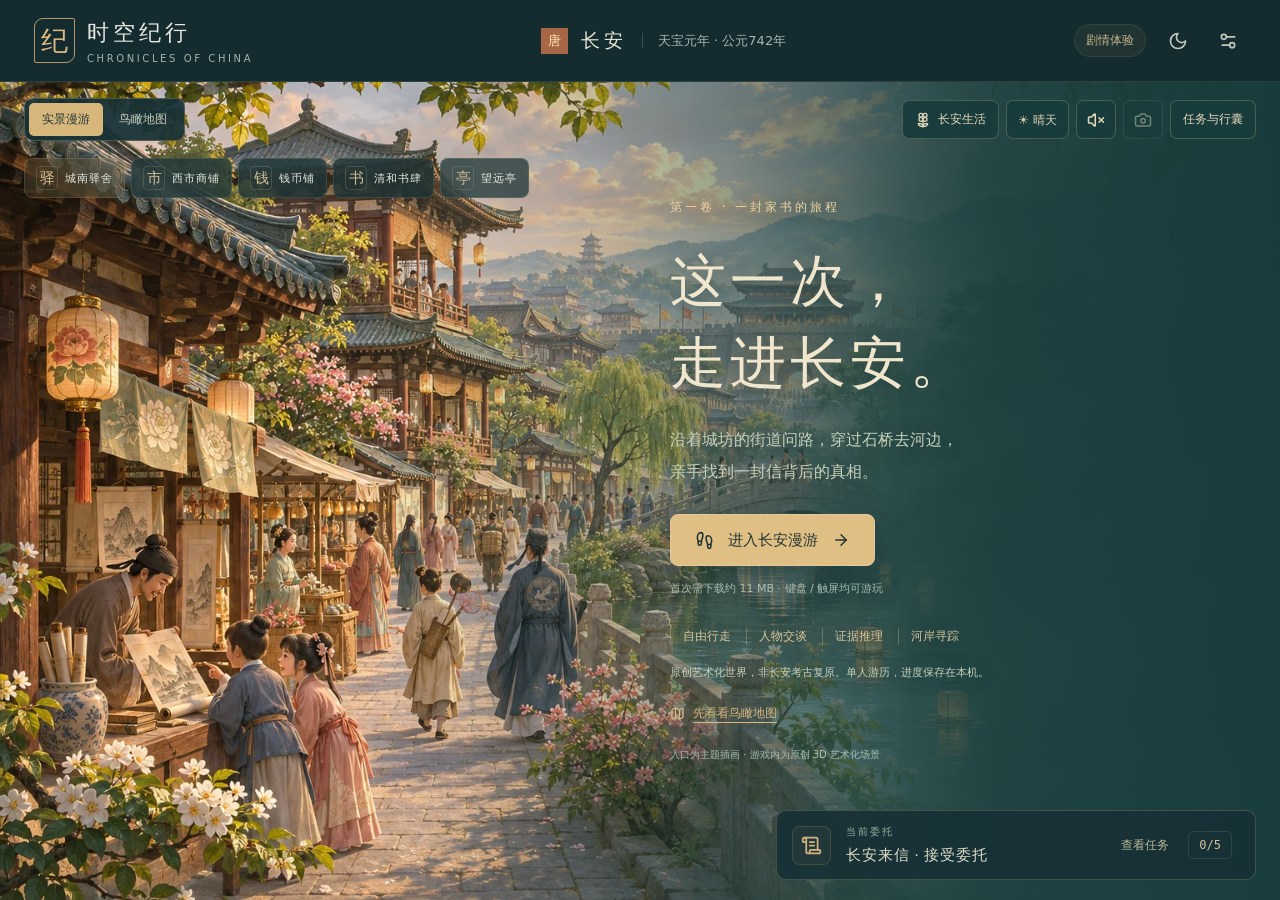
<file: index.html>
<!doctype html><html lang="zh-CN"><head><meta charset="UTF-8"/><meta name="viewport" content="width=device-width, initial-scale=1, viewport-fit=cover"/><meta name="theme-color" content="#172c31"/><meta name="description" content="进入唐代长安，通过人物交谈、物证调查和历史资料，亲手完成一段中国历史学习冒险。"/><title>时空纪行 · 长安来信</title>  <script type="module" crossorigin src="/assets/index-DYj9vqj-.js"></script>
</head><body><div id="root"></div></body></html>
</file>
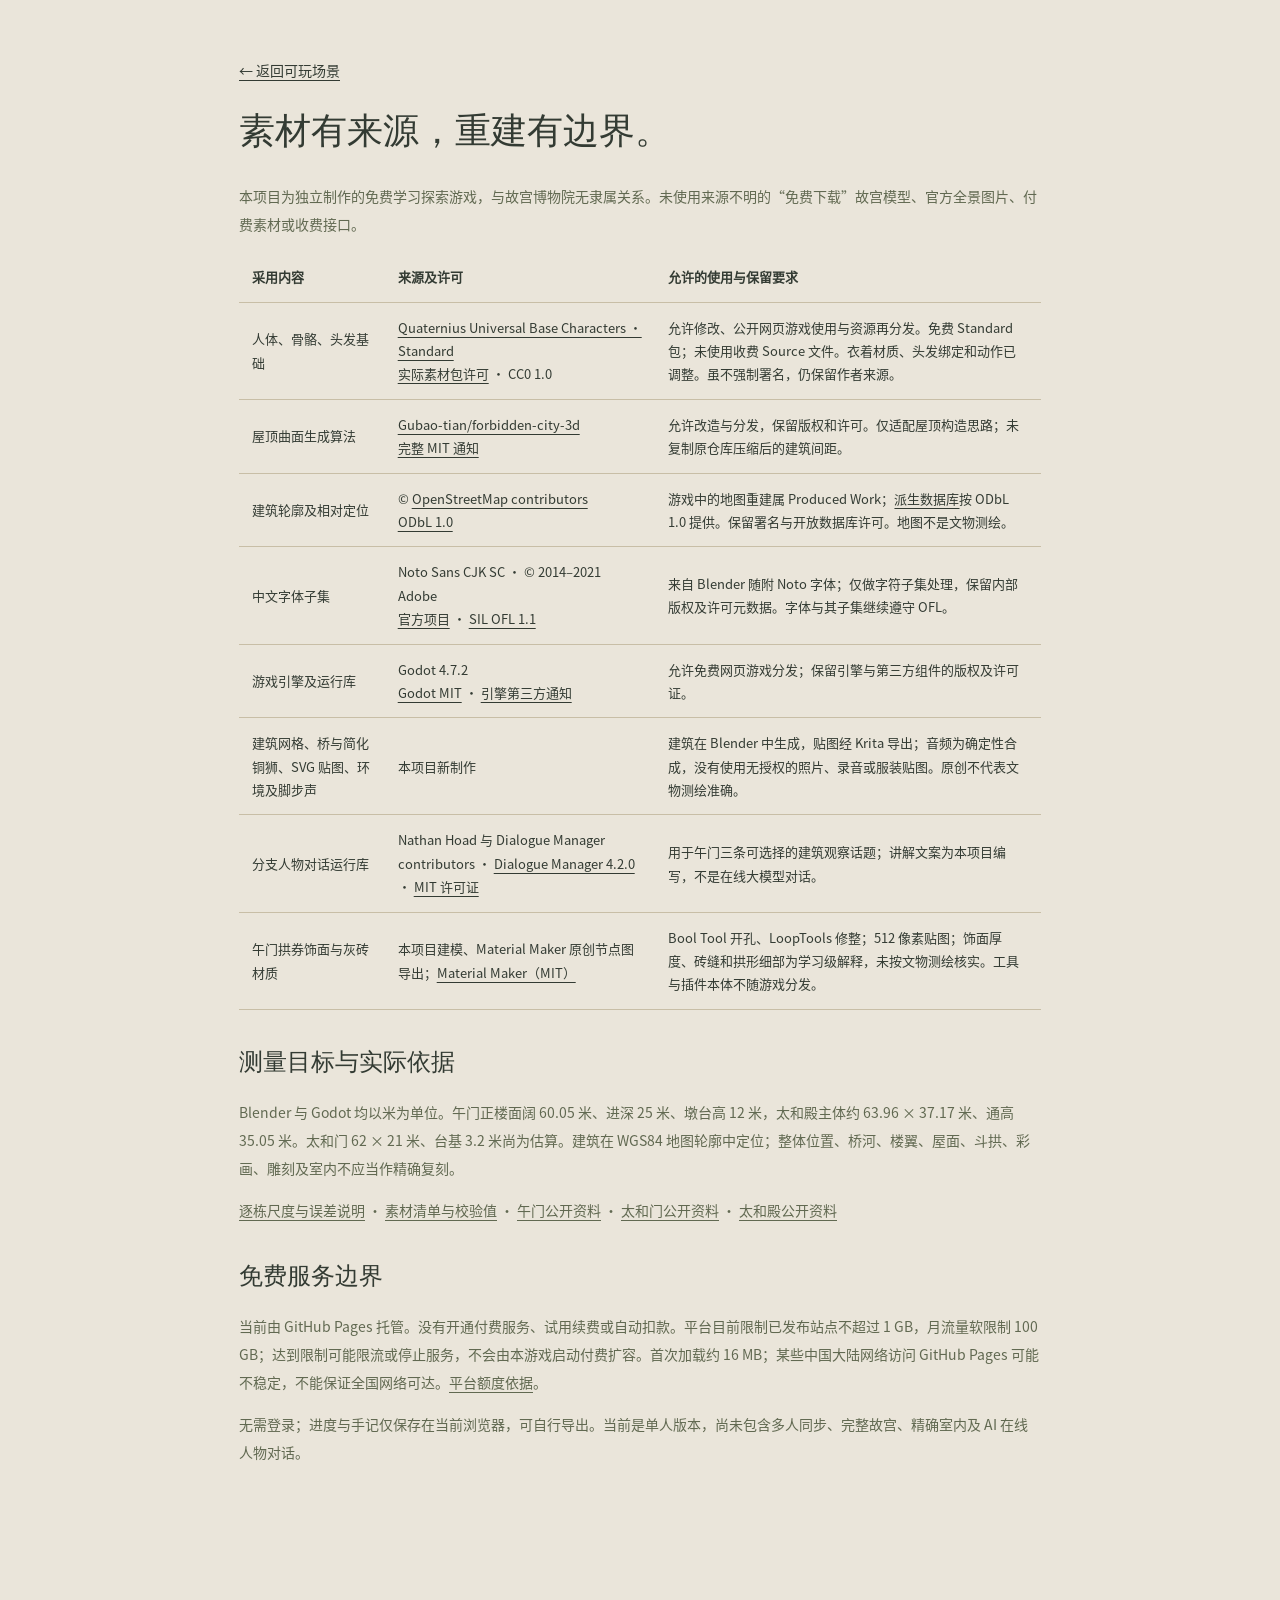
<file: forbidden-city/licenses.html>
<!doctype html><html lang="zh-CN"><meta charset="utf-8"><meta name="viewport" content="width=device-width,initial-scale=1"><title>素材、许可证与尺度依据 · 故宫一日</title><link rel="stylesheet" href="style.css"><style>html,body{height:auto;overflow:auto}main{max-width:850px;margin:60px auto;padding:0 24px 80px}h1{font:36px var(--serif);line-height:1.5}h2{font:24px var(--serif);margin-top:36px}p,li{line-height:2;color:#616951}a{text-underline-offset:4px}table{width:100%;border-collapse:collapse;font-size:13px}td,th{padding:13px;border-bottom:1px solid #c8bea6;text-align:left;line-height:1.8}</style><main><a href="./">← 返回可玩场景</a><h1>素材有来源，重建有边界。</h1><p>本项目为独立制作的免费学习探索游戏，与故宫博物院无隶属关系。未使用来源不明的“免费下载”故宫模型、官方全景图片、付费素材或收费接口。</p><table><tr><th>采用内容</th><th>来源及许可</th><th>允许的使用与保留要求</th></tr><tr><td>人体、骨骼、头发基础</td><td><a href="https://quaternius.com/packs/universalbasecharacters.html">Quaternius Universal Base Characters · Standard</a><br><a href="licenses/Quaternius-CC0.txt">实际素材包许可</a> · CC0 1.0</td><td>允许修改、公开网页游戏使用与资源再分发。免费 Standard 包；未使用收费 Source 文件。衣着材质、头发绑定和动作已调整。虽不强制署名，仍保留作者来源。</td></tr><tr><td>屋顶曲面生成算法</td><td><a href="https://github.com/Gubao-tian/forbidden-city-3d">Gubao-tian/forbidden-city-3d</a><br><a href="licenses/Gubao-tian-MIT.txt">完整 MIT 通知</a></td><td>允许改造与分发，保留版权和许可。仅适配屋顶构造思路；未复制原仓库压缩后的建筑间距。</td></tr><tr><td>建筑轮廓及相对定位</td><td>© <a href="https://www.openstreetmap.org/copyright">OpenStreetMap contributors</a><br><a href="https://opendatacommons.org/licenses/odbl/1-0/">ODbL 1.0</a></td><td>游戏中的地图重建属 Produced Work；<a href="data/osm-derived.json" download>派生数据库</a>按 ODbL 1.0 提供。保留署名与开放数据库许可。地图不是文物测绘。</td></tr><tr><td>中文字体子集</td><td>Noto Sans CJK SC · © 2014–2021 Adobe<br><a href="https://github.com/notofonts/noto-cjk">官方项目</a> · <a href="licenses/Noto-OFL.txt">SIL OFL 1.1</a></td><td>来自 Blender 随附 Noto 字体；仅做字符子集处理，保留内部版权及许可元数据。字体与其子集继续遵守 OFL。</td></tr><tr><td>游戏引擎及运行库</td><td>Godot 4.7.2<br><a href="licenses/Godot-MIT.txt">Godot MIT</a> · <a href="licenses/Godot-third-party.txt">引擎第三方通知</a></td><td>允许免费网页游戏分发；保留引擎与第三方组件的版权及许可证。</td></tr><tr><td>建筑网格、桥与简化铜狮、SVG 贴图、环境及脚步声</td><td>本项目新制作</td><td>建筑在 Blender 中生成，贴图经 Krita 导出；音频为确定性合成，没有使用无授权的照片、录音或服装贴图。原创不代表文物测绘准确。</td></tr><tr><td>分支人物对话运行库</td><td>Nathan Hoad 与 Dialogue Manager contributors · <a href="https://github.com/nathanhoad/godot_dialogue_manager">Dialogue Manager 4.2.0</a> · <a href="licenses/Dialogue-Manager-MIT.txt">MIT 许可证</a></td><td>用于午门三条可选择的建筑观察话题；讲解文案为本项目编写，不是在线大模型对话。</td></tr><tr><td>午门拱券饰面与灰砖材质</td><td>本项目建模、Material Maker 原创节点图导出；<a href="https://github.com/RodZill4/material-maker">Material Maker（MIT）</a></td><td>Bool Tool 开孔、LoopTools 修整；512 像素贴图；饰面厚度、砖缝和拱形细部为学习级解释，未按文物测绘核实。工具与插件本体不随游戏分发。</td></tr></table><h2>测量目标与实际依据</h2><p>Blender 与 Godot 均以米为单位。午门正楼面阔 60.05 米、进深 25 米、墩台高 12 米，太和殿主体约 63.96 × 37.17 米、通高 35.05 米。太和门 62 × 21 米、台基 3.2 米尚为估算。建筑在 WGS84 地图轮廓中定位；整体位置、桥河、楼翼、屋面、斗拱、彩画、雕刻及室内不应当作精确复刻。</p><p><a href="data/layout.json">逐栋尺度与误差说明</a> · <a href="data/asset-manifest.json">素材清单与校验值</a> · <a href="https://www.dpm.org.cn/explore/building/236454.html">午门公开资料</a> · <a href="https://www.dpm.org.cn/explore/building/236439.html">太和门公开资料</a> · <a href="https://www.dpm.org.cn/explore/building/236465.html">太和殿公开资料</a></p><h2>免费服务边界</h2><p>当前由 GitHub Pages 托管。没有开通付费服务、试用续费或自动扣款。平台目前限制已发布站点不超过 1 GB，月流量软限制 100 GB；达到限制可能限流或停止服务，不会由本游戏启动付费扩容。首次加载约 16 MB；某些中国大陆网络访问 GitHub Pages 可能不稳定，不能保证全国网络可达。<a href="https://docs.github.com/en/pages/getting-started-with-github-pages/github-pages-limits">平台额度依据</a>。</p><p>无需登录；进度与手记仅保存在当前浏览器，可自行导出。当前是单人版本，尚未包含多人同步、完整故宫、精确室内及 AI 在线人物对话。</p></main></html>
</file>
<file: forbidden-city/style.css>
@font-face{font-family:Palace;src:url('assets/palace-font.woff2?v=0.2.0') format('woff2');font-display:swap}*{box-sizing:border-box}html,body{margin:0;height:100%;overflow:hidden}body{font-family:Palace,'Microsoft YaHei',system-ui,sans-serif;background:#eae5da;color:#333b33;font-size:14px;--red:#843e32;--ink:#2e3e34;--gold:#b08d50;--paper:#f7f3e9;--serif:'Songti SC',SimSun,serif}button,a,input,textarea{-webkit-tap-highlight-color:transparent}button{font:inherit;cursor:pointer;border:0;color:inherit;touch-action:manipulation}button:disabled{cursor:wait;opacity:.55}a{color:inherit}button:focus-visible,a:focus-visible,textarea:focus-visible,input:focus-visible{outline:2px solid #a47c42;outline-offset:4px}button{transition:background .16s,color .16s,transform .16s}button:active:not(:disabled){transform:scale(.98)}i[data-icon]{display:inline-flex;align-items:center;justify-content:center;flex-shrink:0}svg.icon{width:19px;height:19px;fill:none;stroke:currentColor;stroke-linecap:round;stroke-linejoin:round;stroke-width:1.5}button>svg{flex-shrink:0}.hidden{display:none!important}.topbar{height:78px;display:flex;align-items:center;justify-content:space-between;padding:0 34px;background:#f7f4ec;border-bottom:1px solid #a490652b;position:relative;z-index:10;gap:20px}.brand{display:flex;align-items:center;gap:13px;text-decoration:none;flex-shrink:0}.seal{height:42px;width:39px;display:grid;place-items:center;color:#f8edd1;background:#8b4738;font:26px var(--serif);border-radius:3px;outline:1px solid #9d5a40;outline-offset:3px;margin-right:3px}.brand b{font:600 24px var(--serif);letter-spacing:5px}.brand small{display:block;font-size:8px;letter-spacing:2px;margin-top:6px;color:#8c8c75}.topbar nav{display:flex;gap:9px}.topbar nav button{display:flex;align-items:center;gap:8px;background:transparent;padding:10px 12px;border-radius:5px;color:#606658;font-size:12px}.topbar nav button:hover{background:#eae5d8}.topbar em{display:grid;place-items:center;width:19px;height:19px;border-radius:50%;background:#e7dcc5;color:#806343;font:10px system-ui}.phase-label{font-size:10px;letter-spacing:2px;color:#8e8e7b}#stage{height:calc(100dvh - 78px);position:relative;isolation:isolate;overflow:hidden}#world{width:100%;height:100%;border:0;display:block;background:#c9d0c5}.vignette{position:absolute;inset:0;pointer-events:none;background:linear-gradient(0deg,#1d2c243d,transparent 23%),linear-gradient(90deg,#e5dfcc09,transparent 45%);z-index:1}.scene-caption{position:absolute;left:34px;top:24px;display:flex;align-items:center;gap:10px;font-size:11px;letter-spacing:1.4px;color:#394a40;background:#f7f3e5d9;border:1px solid #e5ddc8aa;padding:9px 13px;border-radius:3px;z-index:2;backdrop-filter:blur(12px)}.scene-caption .dot{width:5px;height:5px;background:#9c7e4e;border-radius:50%}.scene-caption>i{height:10px;border-left:1px solid #a8a68b77}.scene-tools{position:absolute;right:26px;top:20px;display:flex;gap:5px;padding:4px;background:#f4efdfdb;border:1px solid #fff6;border-radius:5px;z-index:2;backdrop-filter:blur(12px)}.scene-tools button{width:36px;height:35px;display:grid;place-items:center;background:transparent;border-radius:3px;color:#56624e}.scene-tools button:hover,.scene-tools button.active{background:#e0d6be;color:#753d2c}.intro{position:absolute;left:clamp(28px,5vw,82px);top:15%;max-width:450px;z-index:3;padding:32px 36px 28px;background:linear-gradient(115deg,#f8f3e6f5,#f1ead7ec);border:1px solid #fff6;box-shadow:0 12px 60px #273a2920;border-radius:2px}.eyebrow{font-size:10px;letter-spacing:3px;color:#8e754b}.intro h1{font:500 clamp(42px,4.4vw,66px)/1.45 var(--serif);letter-spacing:5px;margin:20px 0 17px;color:#2d4237}.intro p{line-height:2.1;color:#6e735f;font-size:12px}.primary{display:inline-flex;align-items:center;justify-content:center;gap:25px;min-height:46px;padding:13px 22px;background:#843f32;color:#fff0ce;border-radius:3px}.primary:hover{background:#71392f}.intro .primary{margin:15px 0 19px;min-width:230px}.intro-meta{display:flex;gap:16px;font-size:9px;letter-spacing:1px;color:#817f64}.intro-meta span+span{position:relative}.intro-meta span+span:before{content:'';position:absolute;left:-9px;top:3px;height:8px;border-left:1px solid #b8b09455}.intro p.accuracy-mini{font-size:9px;margin:23px 0 0;color:#90917b;line-height:1.9}.accuracy-mini button{font-size:9px;color:#7f714f;display:block;background:transparent;padding:4px 0}.quest{position:absolute;left:28px;bottom:45px;width:315px;background:#f6f0dfef;border:1px solid #fdf5dbb0;box-shadow:0 8px 30px #25392b12;border-radius:4px;z-index:3;backdrop-filter:blur(10px)}.quest-head{display:flex;justify-content:space-between;align-items:center;padding:12px 17px 8px;font-size:9px;letter-spacing:2px;color:#9a8056}.quest-head button{padding:0;background:transparent;color:#948967}.quest-head svg{width:15px;height:15px}.quest-main{display:flex;gap:13px;padding:9px 17px 17px}.quest-main>span{font:32px var(--serif);color:#a59062}.quest-main b{display:block;font-size:12px;color:#3f4c3d;font-weight:500;margin:2px 0 8px}.quest-main small{display:block;font-size:9px;line-height:1.7;color:#989780;max-width:230px}.quest-bottom{border-top:1px solid #b6aa862f;display:flex;align-items:center;padding:10px 16px;gap:12px;font-size:9px;color:#7f8068}.progress-track{height:2px;background:#c8b88d4a;flex:1}.progress-track span{display:block;background:#a27b45;width:0;height:100%;transition:width .25s}.near-wrap{position:absolute;left:50%;bottom:105px;transform:translateX(-50%);z-index:4}.inspect{display:flex;align-items:center;gap:14px;padding:11px 15px;border:1px solid #b6a56e77;background:#2e493ff0;color:#f6e9be;border-radius:4px;white-space:nowrap;font-size:12px;box-shadow:0 4px 20px #0002}.inspect kbd{background:#e8ddc4;color:#354a3c;border:0;padding:4px 7px}.inspect svg{width:17px}.desktop-help{position:absolute;left:50%;bottom:19px;transform:translateX(-50%);display:flex;gap:18px;background:#253e32b8;color:#e4dfc9;border:1px solid #ffffff15;padding:8px 15px;border-radius:3px;font-size:9px;white-space:nowrap;pointer-events:none;z-index:2}.desktop-help span{display:flex;gap:7px;align-items:center}kbd{font:9px system-ui;border:1px solid #d7d2b866;border-radius:2px;padding:2px 4px;letter-spacing:1px}.provenance{position:absolute;right:25px;bottom:19px;display:flex;flex-direction:column;gap:4px;align-items:flex-end;background:#294034a6;padding:7px 10px;border-radius:3px;font-size:8px;line-height:1.4;color:#e0ddc7;z-index:2}.provenance>span:first-child{letter-spacing:1px;color:#f1e7c6}#toast{position:absolute;top:82px;left:50%;transform:translate(-50%,-8px);max-width:min(500px,90%);padding:12px 18px;background:#2d443df5;color:#f9eed0;font-size:12px;border:1px solid #d7c58e44;border-radius:5px;box-shadow:0 5px 25px #0002;opacity:0;pointer-events:none;z-index:8;transition:opacity .16s,transform .16s;text-align:center;line-height:1.8}#toast.show{opacity:1;transform:translate(-50%,0)}dialog{padding:0;border:1px solid #c8bca0;border-radius:8px;background:#f7f3e9;color:#3f483c;width:min(840px,94vw);max-height:88dvh;box-shadow:0 25px 100px #12231c55;overscroll-behavior:contain}dialog::backdrop{background:#23352e76;backdrop-filter:blur(5px)}.close-panel{position:absolute;right:16px;top:16px;z-index:2;width:32px;height:32px;background:#e8e2d5;border-radius:50%;display:grid;place-items:center;color:#68705d}.close-panel:hover{background:#ded4bd}#panel-content{padding:37px 42px 38px}.panel-eyebrow{font-size:9px;letter-spacing:3px;color:#9b8055;margin-bottom:11px}.panel-title{font:500 32px var(--serif);letter-spacing:3px;margin:0 0 13px;color:#304739}.panel-lead{font-size:12px;color:#8d9079;line-height:1.9;margin:0 0 26px}.panel-divider{height:1px;background:#c7b9944d;margin:24px 0}.map-layout{display:grid;grid-template-columns:1fr 1fr;gap:32px}.axis-map{position:relative;background:#e6e1d1;border:1px solid #c7b99466;border-radius:5px;overflow:hidden;min-height:430px}.axis-map svg{display:block;width:100%;height:430px}.map-building{fill:#aa6c45;stroke:#f2d6a5;stroke-width:1.3}.map-water{stroke:#94aca2;stroke-width:10;fill:none}.map-player{fill:#416b57;stroke:#f7eed3;stroke-width:2}.map-list{display:flex;flex-direction:column}.map-place{display:flex;gap:12px;padding:17px 0;border-bottom:1px solid #c6b99344;align-items:flex-start}.map-place>span{font:22px var(--serif);color:#af9663}.map-place div{flex:1}.map-place b{font-size:14px;font-weight:500}.map-place small{display:block;font-size:10px;color:#92947e;line-height:1.9;margin-top:5px}.quiet{display:inline-flex;align-items:center;justify-content:center;gap:7px;background:#e8e1d0;color:#6c7057;padding:9px 12px;border-radius:3px;font-size:11px}.quiet:hover{background:#ddd1b7}.map-place button{font-size:10px;padding:6px 9px}.map-footnote{font-size:9px;line-height:1.9;color:#92917a}.map-footnote a{text-underline-offset:3px}.passport-summary{display:flex;align-items:center;justify-content:space-between;background:linear-gradient(110deg,#e9dfc5,#f1eadc);padding:23px 26px;border:1px solid #ccba8555;border-radius:4px;margin-bottom:24px}.passport-summary>div>span{font-size:11px;color:#998359;letter-spacing:1px}.passport-summary b{font:42px var(--serif);display:block;color:#78583b;margin-top:6px}.passport-summary b small{font:13px Palace,system-ui;color:#96866a}.passport-summary>span{font:48px var(--serif);border:2px solid #a16c4e66;color:#a16c4e99;padding:8px;border-radius:4px;transform:rotate(-8deg)}.stamp-grid{display:grid;grid-template-columns:repeat(5,1fr);gap:10px}.stamp-card{border:1px dashed #b8af9566;border-radius:4px;padding:18px 8px;text-align:center;color:#a7a68d;background:transparent}.stamp-card.earned{border-style:solid;border-color:#ad775d88;background:#f2e8d4;color:#8a4b37}.stamp-card>span{display:grid;place-items:center;font:30px var(--serif);width:46px;height:46px;margin:0 auto 12px;border:1px solid currentColor;border-radius:13px 2px;opacity:.7}.stamp-card b{display:block;font:14px var(--serif);margin-bottom:8px}.stamp-card small{font-size:8px}.mastery{display:flex;gap:8px;margin:20px 0}.mastery span{flex:1;background:#e9e3d2;padding:10px 7px;font-size:10px;text-align:center;color:#8d8d74;border-radius:3px}.mastery span.done{background:#dce4d5;color:#52714f}.button-row{display:flex;gap:9px;flex-wrap:wrap;margin-top:22px}.button-row .primary{font-size:11px;min-height:38px;padding:10px 15px;gap:9px}.note-label{display:block;font-size:11px;color:#8f805f;margin:22px 0 10px}textarea{display:block;width:100%;min-height:240px;resize:vertical;border:1px solid #c8bda1;border-radius:4px;background:#fdfaf1;padding:20px;line-height:2.15;font:14px Palace,system-ui;color:#48523f;outline:0}.note-footer{display:flex;justify-content:space-between;margin-top:10px;font-size:10px;color:#999078}.observation-top{display:flex;gap:18px;align-items:center;margin-bottom:25px}.observation-seal{font:41px var(--serif);height:75px;width:70px;display:grid;place-items:center;color:#9b6149;background:#e9dfc5;border:1px solid #bd9c6955;border-radius:4px}.observation-top .panel-title{margin:0 0 8px}.observation-top small{font-size:10px;color:#9b9275;letter-spacing:2px}.dialogue-line{border-left:2px solid #af9362;padding:0 0 0 18px;margin:20px 0 25px}.dialogue-line>b{font-size:10px;letter-spacing:1px;color:#9a8056}.dialogue-line p{font-size:14px;line-height:2.05;margin:10px 0;color:#56604d}.knowledge-box{padding:18px 22px;background:#eee7d5;border-radius:4px;border:1px solid #d6c9a755}.knowledge-box>b{font-size:11px;color:#9a8056;letter-spacing:1px}.knowledge-box p{font-size:12px;line-height:2;color:#6c715c;margin:10px 0 0}.source-link{display:inline-flex;align-items:center;gap:7px;font-size:10px;color:#947852;text-underline-offset:4px;line-height:1.8;margin-top:12px}.quiz{margin-top:24px}.quiz h3{font-size:13px;font-weight:500;line-height:1.9;margin:0 0 13px}.quiz-options{display:grid;gap:8px}.quiz-options button{text-align:left;background:#fbf8ef;border:1px solid #cbbd9c77;padding:13px 15px;border-radius:4px;font-size:12px;line-height:1.7}.quiz-options button:hover{border-color:#a07c50;background:#ece4cf}.quiz-options button.correct{border-color:#6f8a62;background:#e2e8d6}.quiz-result{font-size:11px;color:#7d8468;line-height:2;min-height:20px;margin:12px 0 0}.small-note{font-size:10px;color:#a0967b;line-height:1.9;margin:20px 0 0}.about-grid{display:grid;grid-template-columns:repeat(3,1fr);gap:11px;margin:24px 0}.about-grid article{padding:18px 15px;border:1px solid #c7b99466;border-radius:4px;background:#f1ead9}.about-grid h3{font:18px var(--serif);margin:0 0 12px}.about-grid p{font-size:10px;line-height:1.9;color:#8e8b72}.about-section h3{font:19px var(--serif);color:#4f624c;margin:24px 0 12px}.about-section p,.about-section li{font-size:11px;line-height:2;color:#8a8c73}.about-section ul{padding-left:18px}.about-section a{color:#927343;text-underline-offset:3px}.mobile-controls{position:absolute;inset:0;pointer-events:none;z-index:3}#joystick{position:absolute;left:max(24px,env(safe-area-inset-left));bottom:66px;width:108px;height:108px;border-radius:50%;border:1px solid #fff5;background:#eee7cb24;pointer-events:auto;touch-action:none;display:grid;place-items:center;backdrop-filter:blur(3px)}#stick{width:45px;height:45px;border-radius:50%;background:#f4ead193;border:1px solid #f8eecd66;pointer-events:none}.touch-actions{position:absolute;right:23px;bottom:72px;display:flex;gap:13px;align-items:flex-end}.touch-actions button{width:55px;height:55px;display:grid;place-items:center;border-radius:50%;background:#f1e5cda6;border:1px solid #fff5;font-size:12px;color:#53634f;pointer-events:auto;touch-action:none}#touch-run{width:43px;height:43px;font-size:10px;background:#e5e8d684}@media(hover:hover) and (pointer:fine){.mobile-controls{display:none!important}}@media(max-width:1080px){.phase-label{display:none}.desktop-help{left:auto;right:22px;transform:none;bottom:65px}.provenance{font-size:7px}.scene-tools{right:20px}.intro{left:35px;top:13%;padding:27px 31px}}@media(max-width:700px){.topbar{height:66px;padding:0 17px;gap:8px}.brand{gap:9px}.brand b{font-size:19px;letter-spacing:3px}.brand small{font-size:6px;letter-spacing:1px}.seal{height:32px;width:29px;font-size:22px}.topbar nav{gap:0}.topbar nav button{padding:9px 8px}.topbar nav button>span{display:none}.topbar em{position:absolute;transform:translate(11px,-9px);width:13px;height:13px;font-size:8px}.topbar nav button:first-child{display:flex}.topbar svg.icon{height:19px;width:19px}#stage{height:calc(100dvh - 66px)}.scene-caption{left:14px;top:14px;padding:8px 10px;font-size:9px;gap:6px}.scene-tools{top:56px;left:14px;right:auto;padding:2px;gap:0}.scene-tools button{width:32px;height:31px}.scene-tools svg{height:16px;width:16px}.intro{left:17px;right:17px;top:auto;bottom:48px;width:auto;max-width:370px;padding:25px 25px 20px;background:linear-gradient(120deg,#f8f3e6f5,#f1ead7ed)}.intro .eyebrow{font-size:8px;letter-spacing:2px}.intro h1{font-size:43px;line-height:1.38;letter-spacing:4px;margin:13px 0}.intro p{font-size:11px;line-height:1.9}.intro .primary{min-height:43px;min-width:215px;font-size:12px;margin:12px 0 17px}.intro-meta{font-size:8px;gap:14px}.intro p.accuracy-mini{font-size:8px;margin-top:17px}.accuracy-mini button{font-size:8px}.quest{left:14px;right:14px;top:103px;bottom:auto;width:auto;max-width:300px}.quest-head{padding:8px 12px 0;font-size:8px}.quest-main{padding:8px 12px 10px;gap:10px}.quest-main>span{font-size:26px}.quest-main b{font-size:11px;margin-bottom:5px}.quest-main small{font-size:8px}.quest-bottom{padding:7px 12px;font-size:8px}.near-wrap{bottom:205px}.inspect{font-size:11px;padding:10px 14px}.desktop-help{display:none}.provenance{right:14px;bottom:13px;font-size:7px}.provenance>span:last-child{display:none}#toast{top:110px;font-size:11px;width:max-content;max-width:90%;padding:10px 14px}.map-layout{grid-template-columns:1fr}.axis-map{min-height:290px}.axis-map svg{height:330px}.map-list{gap:0}.map-place{padding:11px 0}.map-place>span{font-size:19px}.map-place b{font-size:12px}.map-place small{font-size:9px}.map-place button{font-size:9px}#panel-content{padding:32px 23px 26px}.panel-title{font-size:27px}.panel-lead{font-size:11px;line-height:1.9;margin-bottom:20px}.stamp-grid{grid-template-columns:repeat(3,1fr);gap:8px}.stamp-card{padding:14px 6px}.stamp-card>span{height:36px;width:36px;font-size:25px}.stamp-card b{font-size:12px}.passport-summary{padding:18px}.passport-summary b{font-size:34px}.passport-summary>span{font-size:37px}.mastery{flex-direction:column}.about-grid{grid-template-columns:1fr}.about-grid article{padding:14px}.about-grid h3{font-size:16px;margin-bottom:8px}.about-grid p{margin:4px 0}.observation-top{gap:14px}.observation-seal{height:60px;width:55px;font-size:35px}.dialogue-line p{font-size:13px}.knowledge-box{padding:15px}.button-row{gap:7px}.quiet{font-size:10px;padding:9px 10px}textarea{padding:14px;font-size:13px}}@media(max-height:700px) and (min-width:701px){.intro{top:12%;padding:20px 28px}.intro h1{font-size:46px;margin:10px 0}.intro .primary{margin:10px 0}.intro p.accuracy-mini{margin-top:12px}.quest{bottom:25px}.near-wrap{bottom:95px}}@media(prefers-reduced-motion:reduce){*,*:before,*:after{transition:none!important;animation:none!important;scroll-behavior:auto!important}}

.history-options{display:flex;gap:9px;margin-top:15px}.history-options button{flex:1;padding:15px 8px;border:1px solid #bdad8a;background:#f5efdf;border-radius:4px;font-size:14px}.history-options small{display:block;font-size:10px;color:#89856b;margin-top:7px}.history-options .selected{background:#dce5d3;border-color:#82966c}.history-task{border-top:1px solid #c6b99344;padding-top:24px}

.guide-card{margin:24px 0;padding:22px;border:1px solid #c7ba95;border-radius:16px;background:linear-gradient(135deg,#f3edda,#e7eadb)}.guide-card h3{font-family:serif;font-size:22px;margin:7px 0 14px}.guide-card p{line-height:1.85}.guide-finish{color:#506443}.guide-card button{min-height:44px}.guide-card [disabled]{opacity:.55}
.close-panel{position:sticky;float:right;top:0;right:0;z-index:5;width:44px;height:44px;margin:0 0 -44px 8px;box-shadow:0 2px 10px #383b3220}
</file>
